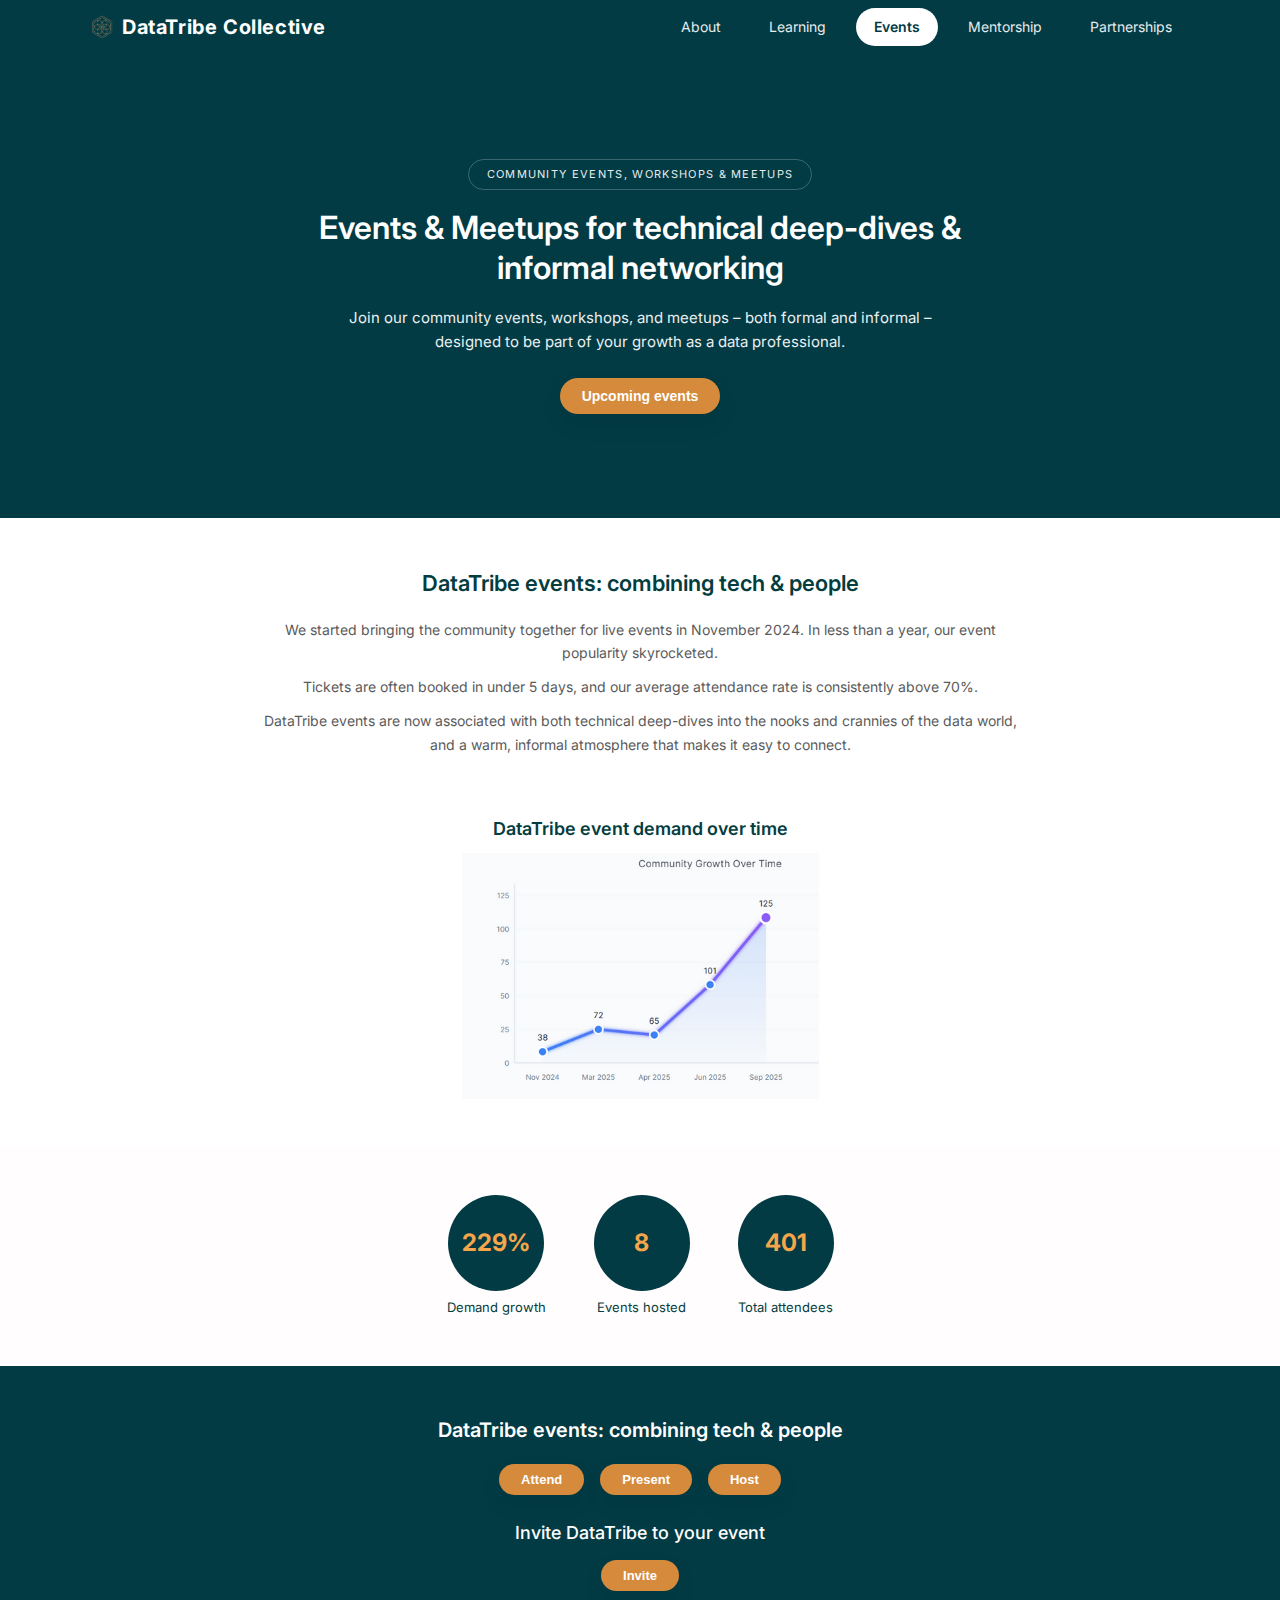
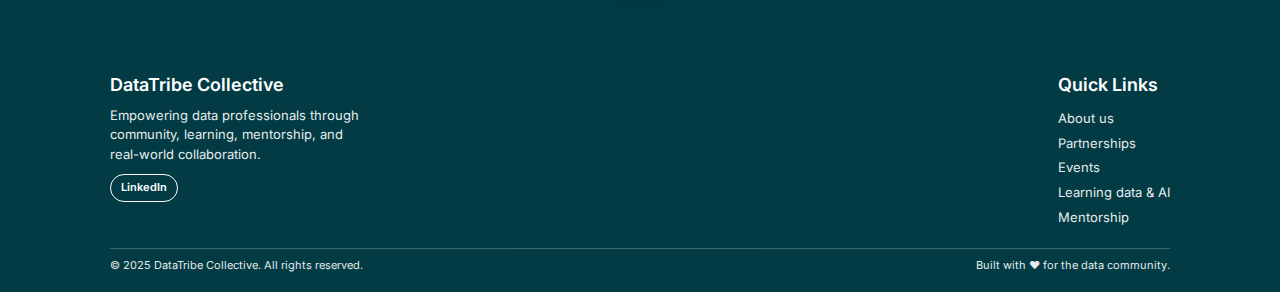
<file: official_website/events.html>
<!DOCTYPE html>
<html lang="en">
<head>
    <meta charset="UTF-8">
    <title>DataTribe Collective – Events</title>
    <meta name="viewport" content="width=device-width, initial-scale=1.0">

    <!-- Inter font -->
    <link rel="preconnect" href="https://fonts.gstatic.com" crossorigin>
    <link rel="preconnect" href="https://fonts.googleapis.com">
    <link href="https://fonts.googleapis.com/css2?family=Inter:wght@300;400;500;600;700&display=swap" rel="stylesheet">

    <!-- Shared styles -->
    <link rel="stylesheet" href="styles.css">
</head>
<body>

    <!-- HEADER / NAV
         Shared navigation, "Events" active on this page.
    -->
    <header>
        <div class="container nav">
            <a href="index.html#about" class="logo">
                <img src="logo2.png" alt="DataTribe Collective logo"> DataTribe Collective 
            </a>

            <nav class="nav-links">
                <a href="index.html#about" class="nav-link">About</a>
                <a href="learning.html" class="nav-link">Learning</a>
                <a href="events.html" class="nav-link active">Events</a>
                <a href="mentorship.html" class="nav-link">Mentorship</a>
                <a href="partnerships.html" class="nav-link">Partnerships</a>
            </nav>
        </div>
    </header>

    <!-- HERO
         Events & meetups hero with CTA.
    -->
    <section class="hero events-hero">
        <div class="container">
            <div class="hero-inner">
                <div class="hero-badge">
                    Community events, workshops &amp; meetups
                </div>

                <h1 class="hero-title">
                    Events &amp; Meetups for technical deep-dives &amp; informal networking
                </h1>

                <p class="hero-text">
                    Join our community events, workshops, and meetups – both formal and informal –
                    designed to be part of your growth as a data professional.
                </p>

                <a href="#events-cta">
                    <button class="hero-button">Upcoming events</button>
                </a>
            </div>
        </div>
    </section>

    <!-- INTRO TEXT
         Story & positioning of DataTribe events.
    -->
    <section class="events-intro">
        <div class="container">
            <h2 class="events-intro-title">DataTribe events: combining tech &amp; people</h2>

            <div class="events-intro-text">
                <p>
                    We started bringing the community together for live events in November 2024.
                    In less than a year, our event popularity skyrocketed.
                </p>
                <p>
                    Tickets are often booked in under 5 days, and our average attendance rate
                    is consistently above 70%.
                </p>
                <p>
                    DataTribe events are now associated with both technical deep-dives into the
                    nooks and crannies of the data world, and a warm, informal atmosphere
                    that makes it easy to connect.
                </p>
            </div>
        </div>
    </section>

    <!-- EVENT DEMAND PLACEHOLDER
         Placeholder for your event-demand chart image.
         Replace the inner text with an <img> when ready.
    -->
    <section class="events-chart-section">
        <div class="container">
            <h3 class="events-chart-title">DataTribe event demand over time</h3>

            <div class="events-chart-placeholder">
                    <img src="growth.png" alt="DataTribe event demand over time">
            </div>
        </div>
    </section>

    <!-- STATS
         Three circular stats: demand growth, events hosted, attendees.
    -->
    <section class="events-stats">
        <div class="container">
            <div class="events-stats-grid">
                <div class="events-stat">
                    <div class="events-stat-value">229%</div>
                    <div class="events-stat-label">Demand growth</div>
                </div>
                <div class="events-stat">
                    <div class="events-stat-value">8</div>
                    <div class="events-stat-label">Events hosted</div>
                </div>
                <div class="events-stat">
                    <div class="events-stat-value">401</div>
                    <div class="events-stat-label">Total attendees</div>
                </div>
            </div>
        </div>
    </section>

    <!-- CTA BLOCKS
         Options: Attend, Present, Host + Invite DataTribe call-to-action.
    -->
    <section class="events-cta" id="events-cta">
        <div class="container">
            <h2 class="events-cta-title">DataTribe events: combining tech &amp; people</h2>

            <div class="events-cta-buttons-top">
                <button class="events-cta-btn">Attend</button>
                <button class="events-cta-btn">Present</button>
                <button class="events-cta-btn">Host</button>
            </div>

            <h3 class="events-invite-title">Invite DataTribe to your event</h3>

            <div class="events-cta-buttons-bottom">
                <button class="events-cta-btn">Invite</button>
            </div>
        </div>
    </section>

    <!-- FOOTER -->
    <footer class="footer">
        <div class="container">
            <div class="footer-inner">
                <div>
                    <div class="footer-brand-title">DataTribe Collective</div>
                    <div class="footer-brand-text">
                        Empowering data professionals through community, learning,
                        mentorship, and real-world collaboration.
                    </div>
                    <div class="footer-social">
                        <a href="https://www.linkedin.com" target="_blank" rel="noopener">
                            LinkedIn
                        </a>
                    </div>
                </div>

                <div>
                    <div class="footer-links-title">Quick Links</div>
                    <ul class="footer-links-list">
                        <li><a href="index.html#about">About us</a></li>
                        <li><a href="partnerships.html">Partnerships</a></li>
                        <li><a href="events.html">Events</a></li>
                        <li><a href="learning.html">Learning data &amp; AI</a></li>
                        <li><a href="mentorship.html">Mentorship</a></li>
                    </ul>
                </div>
            </div>

            <div class="footer-bottom">
                <div>© 2025 DataTribe Collective. All rights reserved.</div>
                <div>Built with ♥ for the data community.</div>
            </div>
        </div>
    </footer>

        <!--
    ========================
    UPCOMING EVENTS (TEMPLATE)
    To add events to the page:

    1. Remove this comment wrapper.
    2. Duplicate <div class="event-card">...</div> for each event.
    ========================

    <section class="events-upcoming">
        <div class="container">
            <h2 class="events-section-title">Upcoming events</h2>

            <div class="event-card">
                <div class="event-date">September 9, 2025</div>

                <h3 class="event-title">
                    DataTribe Meetup #5 – Data Engineering and AI @ Wärtsilä
                </h3>

                <p class="event-description">
                    Patterns, Data Platforms &amp; Practical AI. Technical deep-dives
                    with speakers from partner organizations and the DataTribe community.
                </p>

                <p class="event-program">
                    <strong>Program:</strong>
                    Short intro · Keynote · Panel / lightning talks · Networking.
                </p>

                <a href="https://www.meetup.com/your-meetup-link"
                   target="_blank" rel="noopener"
                   class="event-btn">
                    RSVP on Meetup
                </a>
            </div>
        </div>
    </section>
    -->


    <!-- Shared script -->
    <script src="script.js"></script>
</body>
</html>
</file>
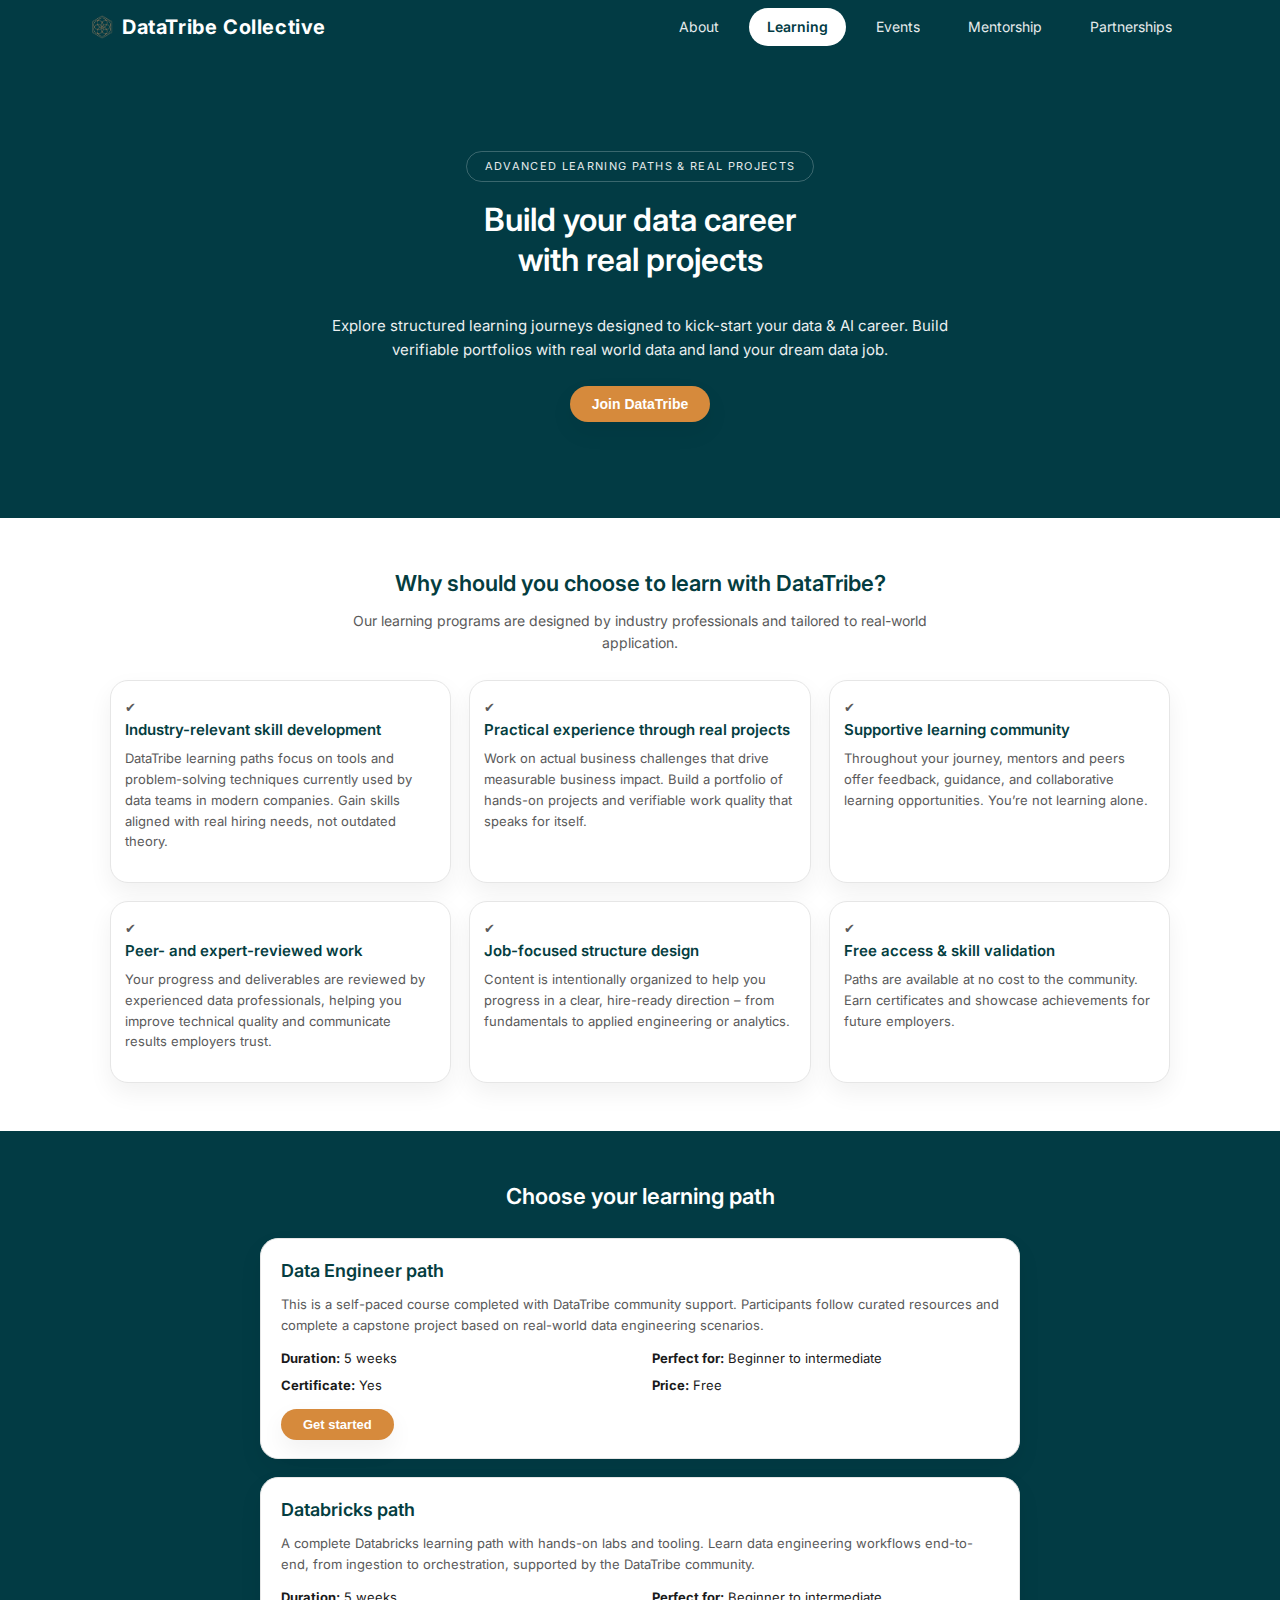
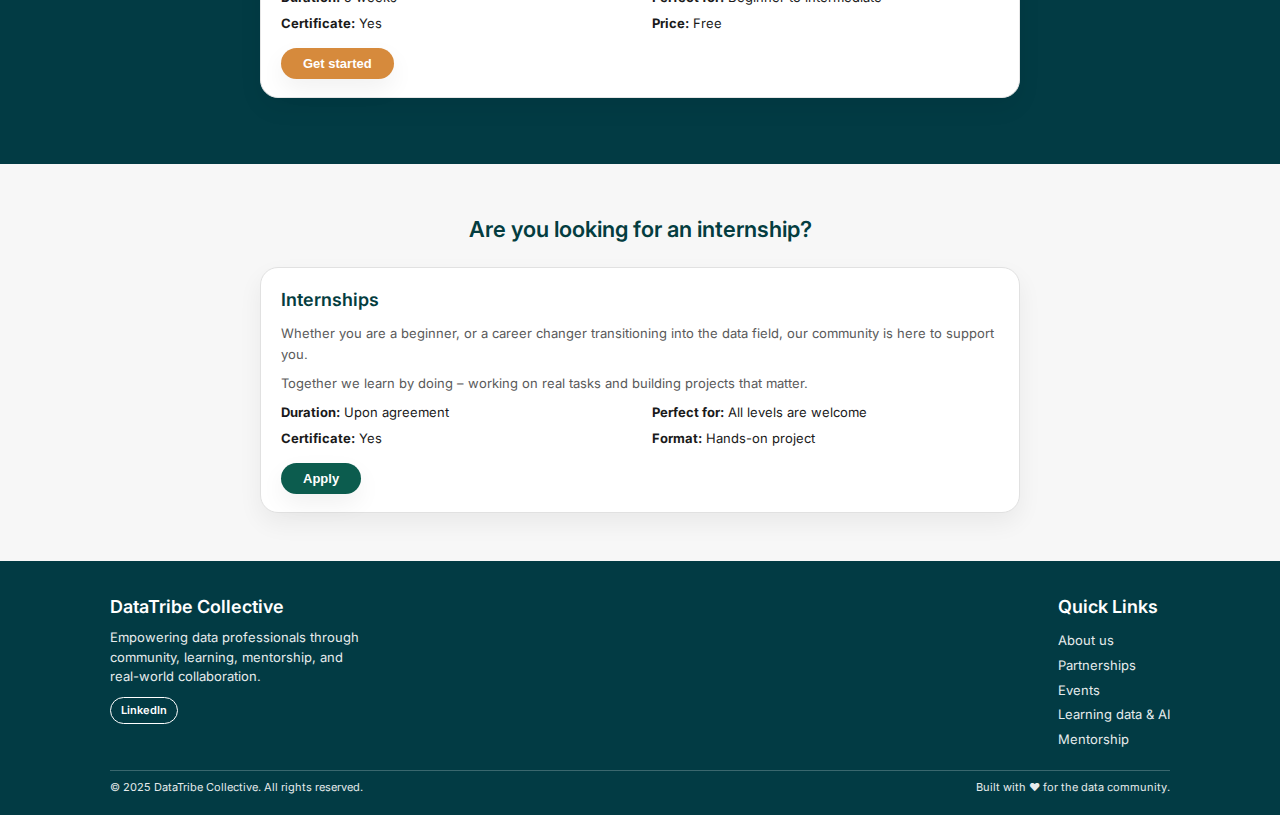
<file: official_website/learning.html>
<!DOCTYPE html>
<html lang="en">
<head>
    <meta charset="UTF-8">
    <title>DataTribe Collective – Learning</title>
    <meta name="viewport" content="width=device-width, initial-scale=1.0">

    <!-- Inter font -->
    <link rel="preconnect" href="https://fonts.gstatic.com" crossorigin>
    <link rel="preconnect" href="https://fonts.googleapis.com">
    <link href="https://fonts.googleapis.com/css2?family=Inter:wght@300;400;500;600;700&display=swap" rel="stylesheet">

    <!-- Shared styles -->
    <link rel="stylesheet" href="styles.css">
</head>
<body>

    <!-- HEADER / NAV
         Shared navigation, "Learning" active on this page.
    -->
    <header>
        <div class="container nav">
            <a href="index.html#about" class="logo">
                <img src="logo2.png" alt="DataTribe Collective logo"> DataTribe Collective
            </a>

            <nav class="nav-links">
                <a href="index.html#about" class="nav-link">About</a>
                <a href="learning.html" class="nav-link active">Learning</a>
                <a href="events.html" class="nav-link">Events</a>
                <a href="mentorship.html" class="nav-link">Mentorship</a>
                <a href="partnerships.html" class="nav-link">Partnerships</a>
            </nav>
        </div>
    </header>

    <!-- HERO
         Build your data career hero with CTA.
    -->
    <section class="hero">
        <div class="container">
            <div class="hero-inner">
                <div  class="hero-badge">
                    Advanced learning paths &amp; real projects
                </div>

                <h1 class="hero-title">
                    Build your data career <br>
                    with real projects
                </h1>

                <p class="hero-text">
                    Explore structured learning journeys designed to kick-start your data &amp; AI career.
                    Build verifiable portfolios with real world data and land your dream data job.
                </p>

                <a href="#">
                    <!-- TODO: replace # with your Join link -->
                    <button class="hero-button">Join DataTribe</button>
                </a>
            </div>
        </div>
    </section>

    <!-- WHY LEARN WITH DATATRIBE
         Intro text + 6 benefit cards in 2 rows.
    -->
    <section class="learning-why">
        <div class="container">
            <h2 class="learning-why-title">Why should you choose to learn with DataTribe?</h2>
            <p class="learning-why-subtitle">
                Our learning programs are designed by industry professionals and
                tailored to real-world application.
            </p>

            <div class="learning-benefits-grid">
                <!-- Row 1 -->
                <div class="learning-benefit-card">
                    <div class="learning-benefit-icon">✔</div>
                    <h3>Industry-relevant skill development</h3>
                    <p>
                        DataTribe learning paths focus on tools and problem-solving techniques
                        currently used by data teams in modern companies. Gain skills aligned
                        with real hiring needs, not outdated theory.
                    </p>
                </div>

                <div class="learning-benefit-card">
                    <div class="learning-benefit-icon">✔</div>
                    <h3>Practical experience through real projects</h3>
                    <p>
                        Work on actual business challenges that drive measurable business impact.
                        Build a portfolio of hands-on projects and verifiable work quality that
                        speaks for itself.
                    </p>
                </div>

                <div class="learning-benefit-card">
                    <div class="learning-benefit-icon">✔</div>
                    <h3>Supportive learning community</h3>
                    <p>
                        Throughout your journey, mentors and peers offer feedback, guidance, and
                        collaborative learning opportunities. You’re not learning alone.
                    </p>
                </div>

                <!-- Row 2 -->
                <div class="learning-benefit-card">
                    <div class="learning-benefit-icon">✔</div>
                    <h3>Peer- and expert-reviewed work</h3>
                    <p>
                        Your progress and deliverables are reviewed by experienced data professionals,
                        helping you improve technical quality and communicate results employers trust.
                    </p>
                </div>

                <div class="learning-benefit-card">
                    <div class="learning-benefit-icon">✔</div>
                    <h3>Job-focused structure design</h3>
                    <p>
                        Content is intentionally organized to help you progress in a clear,
                        hire-ready direction – from fundamentals to applied engineering or analytics.
                    </p>
                </div>

                <div class="learning-benefit-card">
                    <div class="learning-benefit-icon">✔</div>
                    <h3>Free access &amp; skill validation</h3>
                    <p>
                        Paths are available at no cost to the community. Earn certificates
                        and showcase achievements for future employers.
                    </p>
                </div>
            </div>
        </div>
    </section>

    <!-- CHOOSE YOUR LEARNING PATH
         Two main cards: Data Engineer path & Databricks path.
    -->
    <section class="learning-paths">
        <div class="container">
            <h2 class="learning-paths-title">Choose your learning path</h2>

            <!-- Data Engineer path -->
            <div class="learning-path-card">
                <h3>Data Engineer path</h3>
                <p class="learning-path-text">
                    This is a self-paced course completed with DataTribe community support.
                    Participants follow curated resources and complete a capstone project
                    based on real-world data engineering scenarios.
                </p>

                <div class="learning-path-meta">
                    <div>
                        <strong>Duration:</strong> 5 weeks
                    </div>
                    <div>
                        <strong>Perfect for:</strong> Beginner to intermediate
                    </div>
                    <div>
                        <strong>Certificate:</strong> Yes
                    </div>
                    <div>
                        <strong>Price:</strong> Free
                    </div>
                </div>

                <a href="#">
                    <!-- TODO: replace # with Data Engineer path details / signup link -->
                    <button class="learning-path-btn">Get started</button>
                </a>
            </div>

            <!-- Databricks path -->
            <div class="learning-path-card">
                <h3>Databricks path</h3>
                <p class="learning-path-text">
                    A complete Databricks learning path with hands-on labs and tooling.
                    Learn data engineering workflows end-to-end, from ingestion to orchestration,
                    supported by the DataTribe community.
                </p>

                <div class="learning-path-meta">
                    <div>
                        <strong>Duration:</strong> 5 weeks
                    </div>
                    <div>
                        <strong>Perfect for:</strong> Beginner to intermediate
                    </div>
                    <div>
                        <strong>Certificate:</strong> Yes
                    </div>
                    <div>
                        <strong>Price:</strong> Free
                    </div>
                </div>

                <a href="#">
                    <!-- TODO: replace # with Databricks path details / signup link -->
                    <button class="learning-path-btn">Get started</button>
                </a>
            </div>
        </div>
    </section>

    <!-- INTERNSHIPS
         Single card for internship opportunity.
    -->
    <section class="learning-internships">
        <div class="container">
            <h2 class="learning-internships-title">Are you looking for an internship?</h2>

            <div class="learning-internship-card">
                <h3>Internships</h3>

                <p class="learning-internship-text">
                    Whether you are a beginner, or a career changer transitioning into the data field,
                    our community is here to support you.
                </p>
                <p class="learning-internship-text">
                    Together we learn by doing – working on real tasks and building projects that matter.
                </p>

                <div class="learning-internship-meta">
                    <div>
                        <strong>Duration:</strong> Upon agreement
                    </div>
                    <div>
                        <strong>Perfect for:</strong> All levels are welcome
                    </div>
                    <div>
                        <strong>Certificate:</strong> Yes
                    </div>
                    <div>
                        <strong>Format:</strong> Hands-on project
                    </div>
                </div>

                <a href="#">
                    <!-- TODO: replace # with internship application link -->
                    <button class="learning-internship-btn">Apply</button>
                </a>
            </div>
        </div>
    </section>

    <!-- FOOTER -->
    <footer class="footer">
        <div class="container">
            <div class="footer-inner">
                <div>
                    <div class="footer-brand-title">DataTribe Collective</div>
                    <div class="footer-brand-text">
                        Empowering data professionals through community, learning,
                        mentorship, and real-world collaboration.
                    </div>
                    <div class="footer-social">
                        <a href="https://www.linkedin.com" target="_blank" rel="noopener">
                            LinkedIn
                        </a>
                    </div>
                </div>

                <div>
                    <div class="footer-links-title">Quick Links</div>
                    <ul class="footer-links-list">
                        <li><a href="index.html#about">About us</a></li>
                        <li><a href="partnerships.html">Partnerships</a></li>
                        <li><a href="events.html">Events</a></li>
                        <li><a href="learning.html">Learning data &amp; AI</a></li>
                        <li><a href="mentorship.html">Mentorship</a></li>
                    </ul>
                </div>
            </div>

            <div class="footer-bottom">
                <div>© 2025 DataTribe Collective. All rights reserved.</div>
                <div>Built with ♥ for the data community.</div>
            </div>
        </div>
    </footer>

    <script src="script.js"></script>
</body>
</html>
</file>
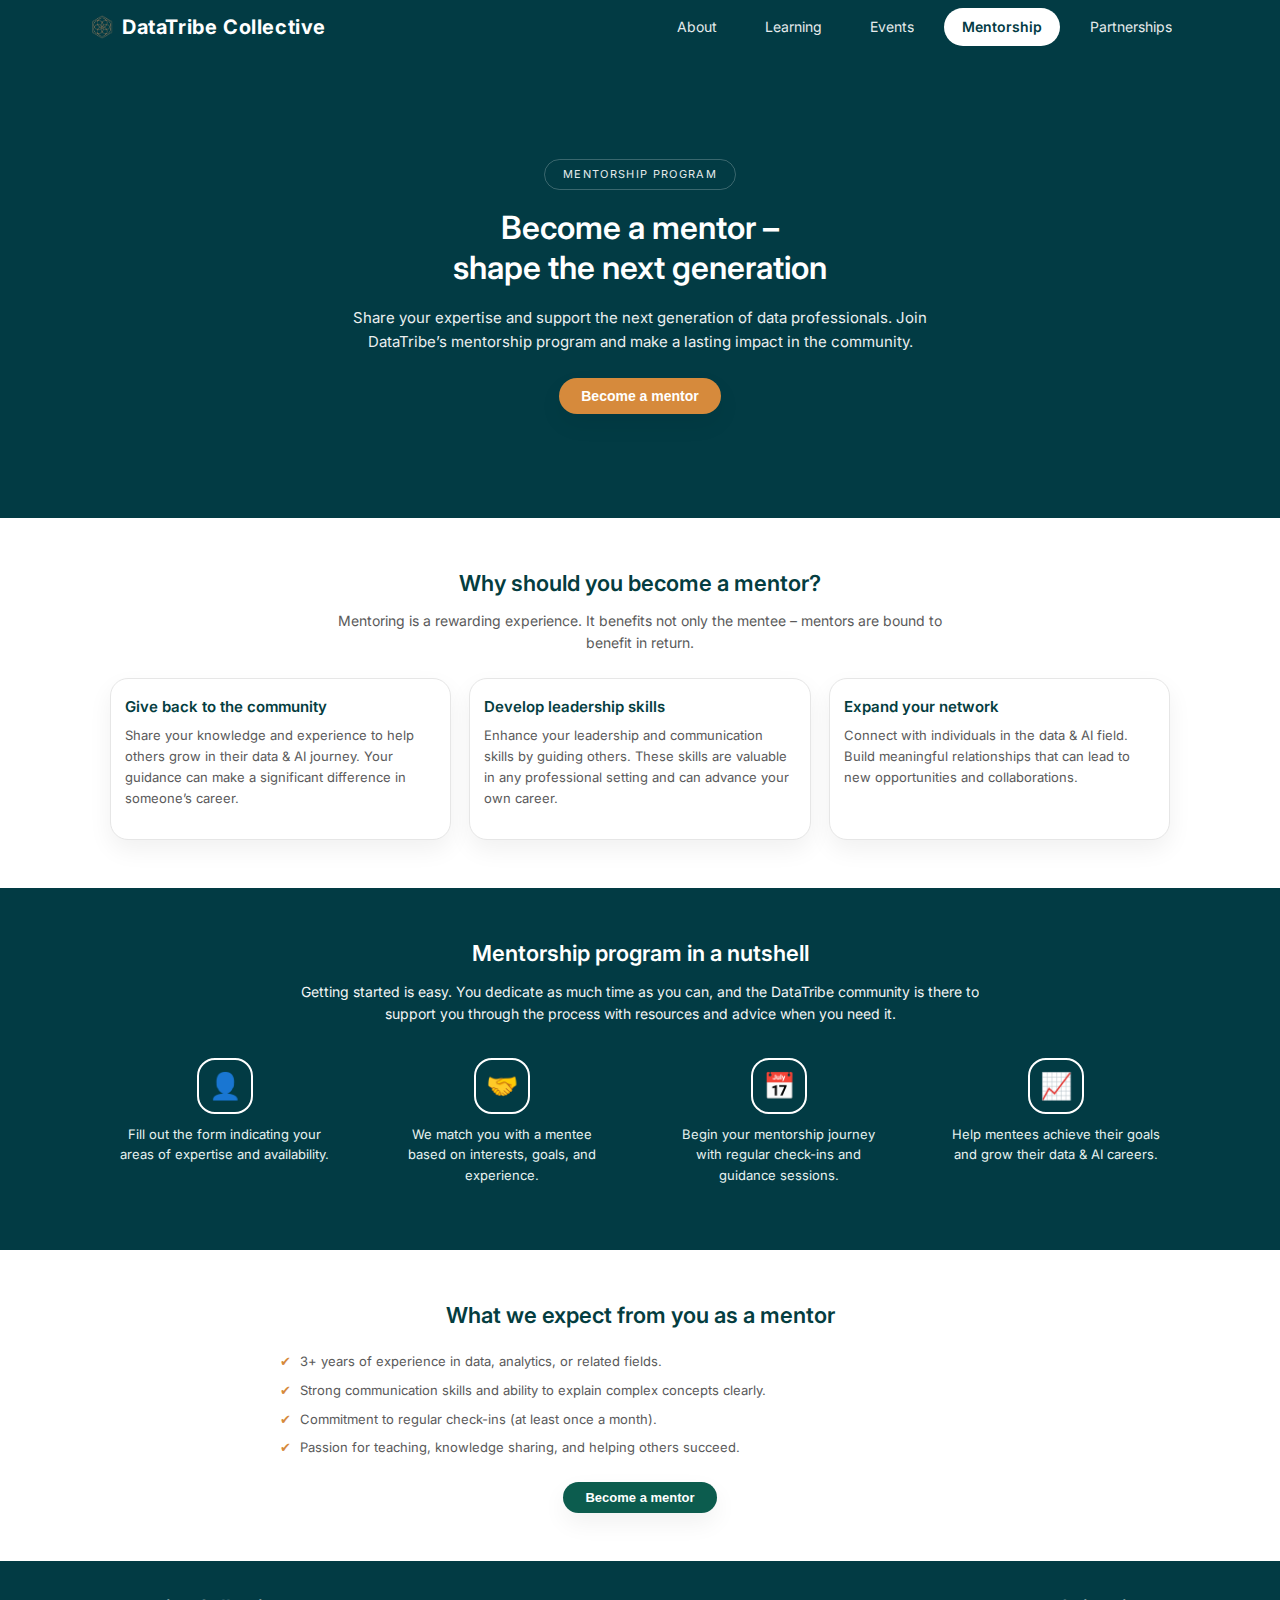
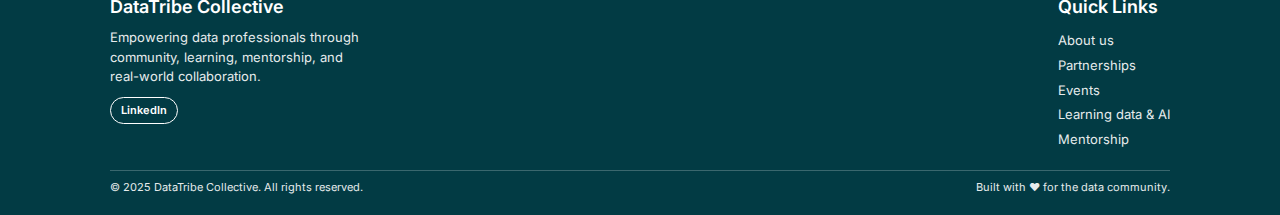
<file: official_website/mentorship.html>
<!DOCTYPE html>
<html lang="en">
<head>
    <meta charset="UTF-8">
    <title>DataTribe Collective – Mentorship</title>
    <meta name="viewport" content="width=device-width, initial-scale=1.0">

    <!-- Inter font -->
    <link rel="preconnect" href="https://fonts.gstatic.com" crossorigin>
    <link rel="preconnect" href="https://fonts.googleapis.com">
    <link href="https://fonts.googleapis.com/css2?family=Inter:wght@300;400;500;600;700&display=swap" rel="stylesheet">

    <!-- Shared styles -->
    <link rel="stylesheet" href="styles.css">
</head>
<body>

    <!-- HEADER / NAV
         "Mentorship" active on this page.
    -->
    <header>
        <div class="container nav">
            <a href="index.html#about" class="logo">
                <img src="logo2.png" alt="DataTribe Collective logo"> DataTribe Collective 
            </a>

            <nav class="nav-links">
                <a href="index.html#about" class="nav-link">About</a>
                <a href="learning.html" class="nav-link">Learning</a>
                <a href="events.html" class="nav-link">Events</a>
                <a href="mentorship.html" class="nav-link active">Mentorship</a>
                <a href="partnerships.html" class="nav-link">Partnerships</a>
            </nav>
        </div>
    </header>

    <!-- HERO
         Become a mentor hero with CTA.
    -->
    <section class="hero mentorship-hero">
        <div class="container">
            <div class="hero-inner">
                <div class="hero-badge">
                    Mentorship program
                </div>

                <h1 class="hero-title">
                    Become a mentor –<br>shape the next generation
                </h1>

                <p class="hero-text">
                    Share your expertise and support the next generation of data professionals.
                    Join DataTribe’s mentorship program and make a lasting impact in the community.
                </p>

                <a href="#">
                    <!-- TODO: replace # with your mentor application / form link -->
                    <button class="hero-button">Become a mentor</button>
                </a>
            </div>
        </div>
    </section>

    <!-- WHY BECOME A MENTOR
         Title + subtitle + 3 benefit cards.
    -->
    <section class="mentor-why">
        <div class="container">
            <h2 class="mentor-why-title">Why should you become a mentor?</h2>
            <p class="mentor-why-subtitle">
                Mentoring is a rewarding experience. It benefits not only the mentee –
                mentors are bound to benefit in return.
            </p>

            <div class="mentor-benefits-grid">
                <div class="mentor-benefit-card">
                    <h3>Give back to the community</h3>
                    <p>
                        Share your knowledge and experience to help others grow in their
                        data &amp; AI journey. Your guidance can make a significant
                        difference in someone’s career.
                    </p>
                </div>

                <div class="mentor-benefit-card">
                    <h3>Develop leadership skills</h3>
                    <p>
                        Enhance your leadership and communication skills by guiding others.
                        These skills are valuable in any professional setting and can
                        advance your own career.
                    </p>
                </div>

                <div class="mentor-benefit-card">
                    <h3>Expand your network</h3>
                    <p>
                        Connect with individuals in the data &amp; AI field. Build meaningful
                        relationships that can lead to new opportunities and collaborations.
                    </p>
                </div>
            </div>
        </div>
    </section>

    <!-- MENTORSHIP PROGRAM IN A NUTSHELL
         Dark block with 4-step icons (text placeholders).
    -->
    <section class="mentor-program">
        <div class="container">
            <h2 class="mentor-program-title">Mentorship program in a nutshell</h2>

            <p class="mentor-program-text">
                Getting started is easy. You dedicate as much time as you can, and the DataTribe
                community is there to support you through the process with resources and advice
                when you need it.
            </p>

            <div class="mentor-steps-grid">
                <div class="mentor-step">
                    <div class="mentor-step-icon">👤</div>
                    <p>Fill out the form indicating your areas of expertise and availability.</p>
                </div>
                <div class="mentor-step">
                    <div class="mentor-step-icon">🤝</div>
                    <p>We match you with a mentee based on interests, goals, and experience.</p>
                </div>
                <div class="mentor-step">
                    <div class="mentor-step-icon">📅</div>
                    <p>Begin your mentorship journey with regular check-ins and guidance sessions.</p>
                </div>
                <div class="mentor-step">
                    <div class="mentor-step-icon">📈</div>
                    <p>Help mentees achieve their goals and grow their data &amp; AI careers.</p>
                </div>
            </div>
        </div>
    </section>

    <!-- EXPECTATIONS
         Checklist of requirements + CTA.
    -->
    <section class="mentor-expectations">
        <div class="container">
            <h2 class="mentor-expectations-title">
                What we expect from you as a mentor
            </h2>

            <ul class="mentor-expectations-list">
                <li>3+ years of experience in data, analytics, or related fields.</li>
                <li>Strong communication skills and ability to explain complex concepts clearly.</li>
                <li>Commitment to regular check-ins (at least once a month).</li>
                <li>Passion for teaching, knowledge sharing, and helping others succeed.</li>
            </ul>

            <a href="#">
                <!-- TODO: replace # with your mentor application / form link -->
                <button class="mentor-cta-btn">Become a mentor</button>
            </a>
        </div>
    </section>

    <!-- FOOTER -->
    <footer class="footer">
        <div class="container">
            <div class="footer-inner">
                <div>
                    <div class="footer-brand-title">DataTribe Collective</div>
                    <div class="footer-brand-text">
                        Empowering data professionals through community, learning,
                        mentorship, and real-world collaboration.
                    </div>
                    <div class="footer-social">
                        <a href="https://www.linkedin.com" target="_blank" rel="noopener">
                            LinkedIn
                        </a>
                    </div>
                </div>

                <div>
                    <div class="footer-links-title">Quick Links</div>
                    <ul class="footer-links-list">
                        <li><a href="index.html#about">About us</a></li>
                        <li><a href="partnerships.html">Partnerships</a></li>
                        <li><a href="events.html">Events</a></li>
                        <li><a href="learning.html">Learning data &amp; AI</a></li>
                        <li><a href="mentorship.html">Mentorship</a></li>
                    </ul>
                </div>
            </div>

            <div class="footer-bottom">
                <div>© 2025 DataTribe Collective. All rights reserved.</div>
                <div>Built with ♥ for the data community.</div>
            </div>
        </div>
    </footer>

    <script src="script.js"></script>
</body>
</html>
</file>
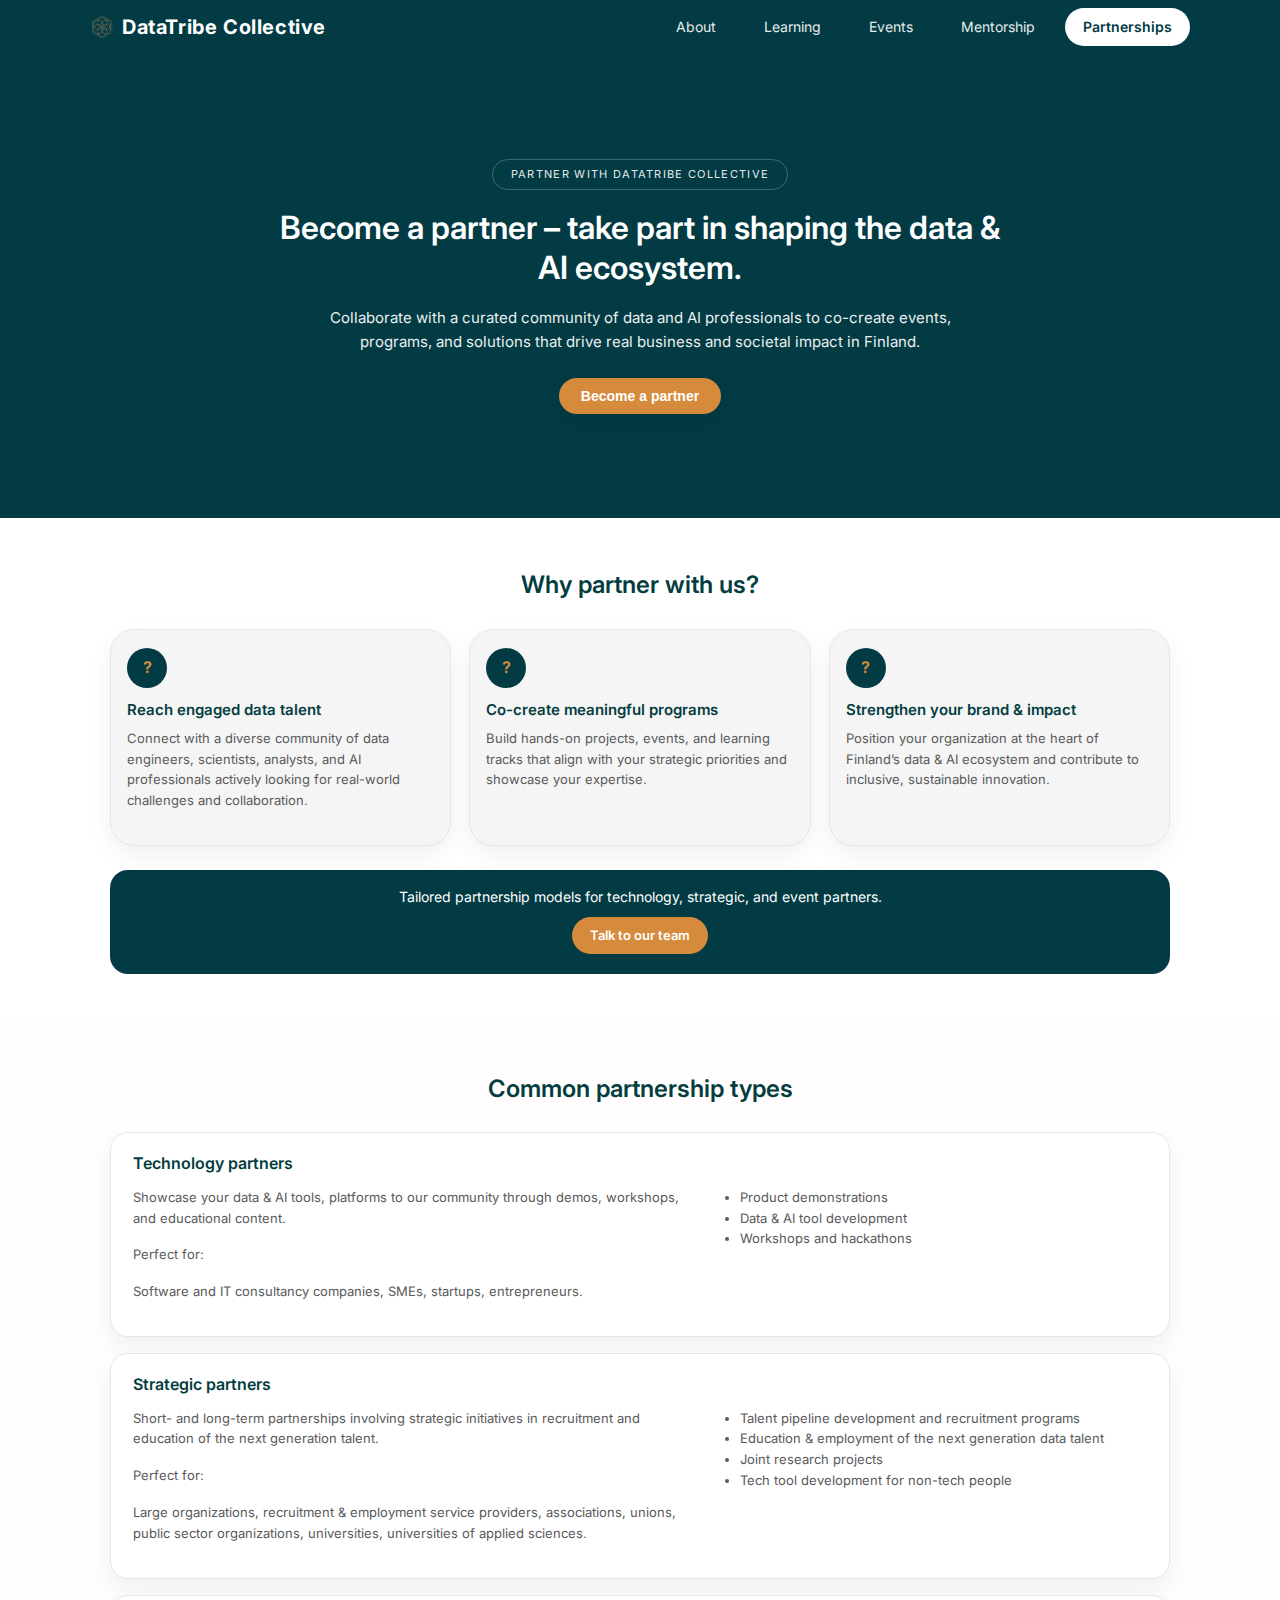
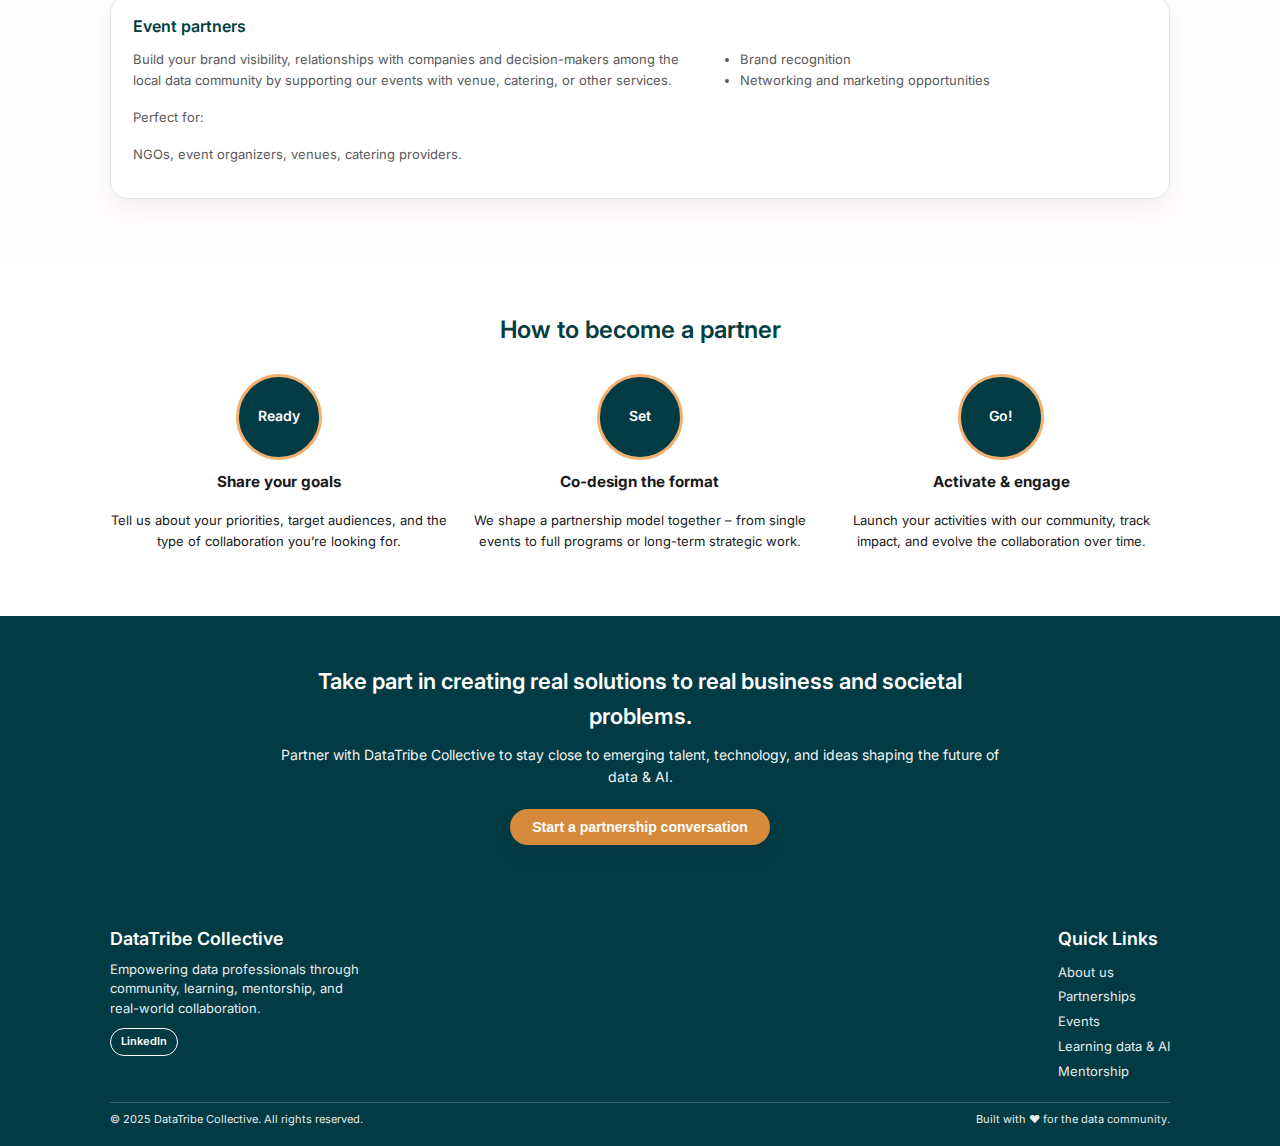
<file: official_website/partnerships.html>
<!DOCTYPE html>
<html lang="en">
<head>
    <meta charset="UTF-8">
    <title>DataTribe Collective – Partnerships</title>
    <meta name="viewport" content="width=device-width, initial-scale=1.0">

    <!-- Inter font -->
    <link rel="preconnect" href="https://fonts.gstatic.com" crossorigin>
    <link rel="preconnect" href="https://fonts.googleapis.com">
    <link href="https://fonts.googleapis.com/css2?family=Inter:wght@300;400;500;600;700&display=swap" rel="stylesheet">

    <!-- Shared styles -->
    <link rel="stylesheet" href="styles.css">
</head>
<body>

    <!-- HEADER / NAV
         Shared site navigation. "Partnerships" marked active on this page.
    -->
    <header>
        <div class="container nav">
            <!-- Logo links back to main page -->
            <a href="index.html#about" class="logo">
                <img src="logo2.png" alt="DataTribe Collective logo"> DataTribe Collective 
            </a>

            <nav class="nav-links">
                <a href="index.html#about" class="nav-link">About</a>
                <a href="learning.html" class="nav-link">Learning</a>
                <a href="events.html" class="nav-link">Events</a>
                <a href="mentorship.html" class="nav-link">Mentorship</a>
                <a href="partnerships.html" class="nav-link active">Partnerships</a>
            </nav>
        </div>
    </header>

    <!-- HERO
         Partnerships hero with main message + CTA.
    -->
    <section class="hero partnerships-hero">
        <div class="container">
            <div class="hero-inner">
                <div class="hero-badge">
                    Partner with DataTribe Collective
                </div>

                <h1 class="hero-title">
                    Become a partner – take part in shaping the data &amp; AI ecosystem.
                </h1>

                <p class="hero-text">
                    Collaborate with a curated community of data and AI professionals to
                    co-create events, programs, and solutions that drive real business
                    and societal impact in Finland.
                </p>

                <a href="#how-to-partner">
                    <button class="hero-button">Become a partner</button>
                </a>
            </div>
        </div>
    </section>

    <!-- WHY PARTNER WITH US
         Three benefit cards + call-to-action banner.
    -->
    <section class="partners-why">
        <div class="container">
            <h2 class="partners-section-title">Why partner with us?</h2>

            <div class="partners-why-grid">
                <div class="partners-why-card">
                    <div class="partners-why-icon">?</div>
                    <h3>Reach engaged data talent</h3>
                    <p>
                        Connect with a diverse community of data engineers, scientists,
                        analysts, and AI professionals actively looking for real-world
                        challenges and collaboration.
                    </p>
                </div>

                <div class="partners-why-card">
                    <div class="partners-why-icon">?</div>
                    <h3>Co-create meaningful programs</h3>
                    <p>
                        Build hands-on projects, events, and learning tracks that align
                        with your strategic priorities and showcase your expertise.
                    </p>
                </div>

                <div class="partners-why-card">
                    <div class="partners-why-icon">?</div>
                    <h3>Strengthen your brand &amp; impact</h3>
                    <p>
                        Position your organization at the heart of Finland’s data &amp; AI
                        ecosystem and contribute to inclusive, sustainable innovation.
                    </p>
                </div>
            </div>

            <div class="partners-banner">
                <div class="partners-banner-text">
                    Tailored partnership models for technology, strategic, and event partners.
                </div>
                <a href="#how-to-partner" class="partners-banner-btn">Talk to our team</a>
            </div>
        </div>
    </section>

    <!-- COMMON PARTNERSHIP TYPES
         Three stacked cards: technology, strategic, event partners.
    -->
    <section class="partnership-types">
        <div class="container">
            <h2 class="partners-section-title">Common partnership types</h2>

            <!-- Technology partners -->
            <div class="partnership-card">
                <h3>Technology partners</h3>
                <div class="partnership-card-content">
                    <div class="partnership-left">
                        <p>
                            Showcase your data &amp; AI tools, platforms to our community
                            through demos, workshops, and educational content.
                        </p>
                        <p class="perfect-for-label">Perfect for:</p>
                        <p class="perfect-for-text">
                            Software and IT consultancy companies, SMEs, startups, entrepreneurs.
                        </p>
                    </div>
                    <ul class="partnership-right-list">
                        <li>Product demonstrations</li>
                        <li>Data &amp; AI tool development</li>
                        <li>Workshops and hackathons</li>
                    </ul>
                </div>
            </div>

            <!-- Strategic partners -->
            <div class="partnership-card">
                <h3>Strategic partners</h3>
                <div class="partnership-card-content">
                    <div class="partnership-left">
                        <p>
                            Short- and long-term partnerships involving strategic initiatives in
                            recruitment and education of the next generation talent.
                        </p>
                        <p class="perfect-for-label">Perfect for:</p>
                        <p class="perfect-for-text">
                            Large organizations, recruitment &amp; employment service providers,
                            associations, unions, public sector organizations, universities,
                            universities of applied sciences.
                        </p>
                    </div>
                    <ul class="partnership-right-list">
                        <li>Talent pipeline development and recruitment programs</li>
                        <li>Education &amp; employment of the next generation data talent</li>
                        <li>Joint research projects</li>
                        <li>Tech tool development for non-tech people</li>
                    </ul>
                </div>
            </div>

            <!-- Event partners -->
            <div class="partnership-card">
                <h3>Event partners</h3>
                <div class="partnership-card-content">
                    <div class="partnership-left">
                        <p>
                            Build your brand visibility, relationships with companies and
                            decision-makers among the local data community by supporting our
                            events with venue, catering, or other services.
                        </p>
                        <p class="perfect-for-label">Perfect for:</p>
                        <p class="perfect-for-text">
                            NGOs, event organizers, venues, catering providers.
                        </p>
                    </div>
                    <ul class="partnership-right-list">
                        <li>Brand recognition</li>
                        <li>Networking and marketing opportunities</li>
                    </ul>
                </div>
            </div>
        </div>
    </section>
    <!-- HOW TO BECOME A PARTNER
         Three-step visual flow with round placeholders.
    -->
    <section class="partner-steps-section" id="how-to-partner">
        <div class="container">
            <h2 class="partners-section-title">How to become a partner</h2>

            <div class="partner-steps-grid">
                <!-- STEP 1 -->
                <div class="partner-step">
                    <div class="partner-step-icon">
                        <!-- Later: replace span with <img src="..." alt=""> to keep circular image -->
                        <span>Ready</span>
                    </div>
                    <h3>Share your goals</h3>
                    <p>
                        Tell us about your priorities, target audiences,
                        and the type of collaboration you’re looking for.
                    </p>
                </div>

                <!-- STEP 2 -->
                <div class="partner-step">
                    <div class="partner-step-icon">
                        <span>Set</span>
                    </div>
                    <h3>Co-design the format</h3>
                    <p>
                        We shape a partnership model together – from single events
                        to full programs or long-term strategic work.
                    </p>
                </div>

                <!-- STEP 3 -->
                <div class="partner-step">
                    <div class="partner-step-icon">
                        <span>Go!</span>
                    </div>
                    <h3>Activate &amp; engage</h3>
                    <p>
                        Launch your activities with our community, track impact,
                        and evolve the collaboration over time.
                    </p>
                </div>
            </div>
        </div>
    </section>

    <!-- FINAL CTA
         Strong closing block with button linking to contact/booking.
    -->
    <section class="partners-final-cta">
        <div class="container">
            <div class="partners-final-inner">
                <h2>
                    Take part in creating real solutions to real business
                    and societal problems.
                </h2>
                <p>
                    Partner with DataTribe Collective to stay close to emerging talent,
                    technology, and ideas shaping the future of data &amp; AI.
                </p>
                <a href="#how-to-partner">
                    <button class="hero-button">Start a partnership conversation</button>
                </a>
            </div>
        </div>
    </section>

    <!-- FOOTER
         Shared site footer.
    -->
    <footer class="footer">
        <div class="container">
            <div class="footer-inner">
                <div>
                    <div class="footer-brand-title">DataTribe Collective</div>
                    <div class="footer-brand-text">
                        Empowering data professionals through community, learning,
                        mentorship, and real-world collaboration.
                    </div>
                    <div class="footer-social">
                        <a href="https://www.linkedin.com" target="_blank" rel="noopener">
                            LinkedIn
                        </a>
                    </div>
                </div>

                <div>
                    <div class="footer-links-title">Quick Links</div>
                    <ul class="footer-links-list">
                        <li><a href="index.html#about">About us</a></li>
                        <li><a href="partnerships.html">Partnerships</a></li>
                        <li><a href="events.html">Events</a></li>
                        <li><a href="learning.html">Learning data &amp; AI</a></li>
                        <li><a href="mentorship.html">Mentorship</a></li>
                    </ul>
                </div>
            </div>

            <div class="footer-bottom">
                <div>© 2025 DataTribe Collective. All rights reserved.</div>
                <div>Built with ♥ for the data community.</div>
            </div>
        </div>
    </footer>

    <!-- Shared scripts (logo slider etc.; safe to include even if unused on this page) -->
    <script src="script.js"></script>
</body>
</html>
</file>
<file: official_website/styles.css>
@import url('https://fonts.googleapis.com/css2?family=Inter:wght@300;400;500;600;700&display=swap');

/* =============== */
/* GLOBAL THEME    */
/* =============== */

:root {
    --bg-hero: #023B44;
    --bg-page: #fffcfc54;
    --accent: #D68A3C;
    --accent-hover: #E19745;
    --text-dark: #1A1A1A;
    --text-light: #FFFFFF;
    --text-muted: #5A5A5A;

    --radius-pill: 999px;
    --radius-card: 24px;
    --shadow-soft: 0 10px 25px rgba(0, 0, 0, 0.06);

    --font-main: "Inter", sans-serif;

    --space-section: 48px;       /* default vertical spacing */
    --space-section-large: 72px; /* hero + special sections */
}

/* =============== */
/* RESETS & BASE   */
/* =============== */

*,
*::before,
*::after {
    box-sizing: border-box;
}

html,
body {
    margin: 0;
    padding: 0;
}

body {
    font-family: var(--font-main);
    background: var(--bg-page);
    color: var(--text-dark);
    line-height: 1.6;
}

img {
    max-width: 100%;
    height: auto;
    display: block;
}

a {
    text-decoration: none;
    color: inherit;
}

section {
    margin: 0;
    padding: var(--space-section) 0;
}

.container {
    max-width: 1100px;
    margin: 0 auto;
    padding: 0 20px;
}

/* Headings & paragraphs inside sections */

h1, h2, h3, h4, h5, h6 {
    margin: 0 0 16px;
}

p {
    margin: 0 0 16px;
}

section > *:last-child {
    margin-bottom: 0;
}

/* ================= */
/* HEADER / NAV      */
/* ================= */

header {
    position: sticky;
    top: 0;
    z-index: 10;
    background: var(--bg-hero);
}

.nav {
    display: flex;
    align-items: center;
    justify-content: space-between;
    padding: 8px 0;
    color: var(--text-light);
}

.logo {
    display: inline-flex;
    align-items: center;
    gap: 8px;
    font-weight: 700;
    font-size: 20px;
    letter-spacing: 0.03em;
    color: var(--text-light);
}

.logo img {
    height: 24px;
    width: auto;
}

.nav-links {
    display: flex;
    gap: 12px;
    font-size: 14px;
}

.nav-link {
    padding: 8px 18px;
    border-radius: var(--radius-pill);
    opacity: 0.9;
    color: var(--text-light);
    transition: background 0.2s ease, color 0.2s ease, opacity 0.2s ease;
}

.nav-link.active {
    background: #FFFFFF;
    color: var(--bg-hero);
    font-weight: 600;
    opacity: 1;
}

.nav-link:hover {
    background: rgba(255, 255, 255, 0.16);
    opacity: 1;
}

/* mobile: simple fallback */
@media (max-width: 800px) {
    .nav-links {
        display: none;
    }
}

/* =============== */
/* GLOBAL HERO     */
/* =============== */

.hero {
    background: var(--bg-hero);
    color: var(--text-light);
    padding: var(--space-section-large) 0;
}

.hero > .container {
    display: flex;
    align-items: center;
    justify-content: center;
    min-height: 320px; /* consistent hero band height */
}

.hero-inner {
    max-width: 760px;
    width: 100%;
    display: flex;
    flex-direction: column;
    align-items: center;
    gap: 18px;
    text-align: center;
}

.hero-badge {
    padding: 6px 18px;
    border-radius: var(--radius-pill);
    border: 1px solid rgba(255, 255, 255, 0.25);
    font-size: 11px;
    text-transform: uppercase;
    letter-spacing: 0.12em;
    opacity: 0.9;
}

.hero-title {
    font-size: 32px;
    font-weight: 600;
    line-height: 1.25;
}

.hero-text {
    font-size: 15px;
    max-width: 640px;
    opacity: 0.92;
    margin: 0 auto;
}

.hero-button {
    margin-top: 6px;
    padding: 10px 22px;
    background: var(--accent);
    color: #fff;
    border-radius: var(--radius-pill);
    font-size: 14px;
    font-weight: 600;
    border: none;
    cursor: pointer;
    box-shadow: var(--shadow-soft);
    transition: background 0.2s ease, transform 0.15s ease;
}

.hero-button:hover {
    background: var(--accent-hover);
    transform: translateY(-1px);
}

@media (max-width: 768px) {
    .hero {
        padding: 56px 0;
    }

    .hero > .container {
        min-height: 260px;
    }

    .hero-title {
        font-size: 26px;
    }
}

/* Page-specific hero tweaks (all share same shell) */

.partnerships-hero .hero-title,
.events-hero .hero-title,
.learning-hero .hero-title,
.mentorship-hero .hero-title {
    max-width: 720px;
    margin: 0 auto;
}

.partnerships-hero .hero-text,
.events-hero .hero-text,
.learning-hero .hero-text,
.mentorship-hero .hero-text {
    max-width: 640px;
    margin: 0 auto;
}

/* ===================== */
/* SOCIAL MEDIA BAR      */
/* ===================== */

.social-media-bar {
    padding: var(--space-section) 0;
}

.social-media-inner img {
    display: block;
    max-width: 1000px;
    margin: 0 auto;
}

/* ===================== */
/* WHY JOIN SECTION      */
/* ===================== */

.why-join {
    background: var(--bg-page);
}

.why-join-header {
    text-align: center;
    max-width: 640px;
    margin: 0 auto 32px;
}

.why-join-header h2 {
    font-size: 24px;
    font-weight: 600;
    margin-bottom: 8px;
    color: #043D40;
}

.why-join-header p {
    font-size: 14px;
    color: #5A5A5A;
    margin: 0;
}

.why-join-grid {
    display: grid;
    grid-template-columns: repeat(4, 1fr);
    gap: 40px;
    justify-items: center;
}

.why-join-item {
    display: flex;
    flex-direction: column;
    align-items: center;
    text-align: center;
    gap: 10px;
}

.why-join-icon {
    width: 120px;
    height: 120px;
    display: flex;
    align-items: center;
    justify-content: center;
    background: #f7f7f7;
}

.why-join-icon img {
    max-width: 100%;
    max-height: 100%;
    object-fit: contain;
}

.why-join-label {
    font-size: 13px;
    font-weight: 500;
    color: #043D40;
}

/* ===================== */
/* PARTNERS SECTION      */
/* ===================== */

.partners-section {
    background: var(--bg-hero);
    color: #FFFFFF;
}

.partners-header {
    text-align: center;
    margin-bottom: 24px;
}

.partners-header p {
    font-size: 14px;
    font-weight: 600;
    margin-bottom: 4px;
}

.partners-header h2 {
    font-size: 16px;
    font-weight: 400;
    margin: 0;
}

.partners-slider {
    overflow: hidden;
}

.partners-track {
    display: flex;
    transition: transform 0.6s ease;
}

.partner-logo {
    flex: 0 0 calc(100% / 3);
    display: flex;
    justify-content: center;
    align-items: center;
    padding: 20px 16px;
}

.partner-logo img {
    max-width: 100%;
    max-height: 72px;
    object-fit: contain;
}

/* ===================== */
/* ABOUT SECTION         */
/* ===================== */

.about-section {
    background: #FFFFFF;
}

.about-title {
    text-align: center;
    font-size: 24px;
    font-weight: 600;
    color: #043D40;
    margin-bottom: 32px;
}

.about-item {
    display: flex;
    align-items: flex-start;
    gap: 24px;
    margin-bottom: 28px;
}

.about-icon {
    width: 90px;
    height: 90px;
    border-radius: 50%;
    background: var(--bg-hero);
    display: flex;
    align-items: center;
    justify-content: center;
    flex-shrink: 0;
    color: var(--accent);
    font-size: 40px;
}

.about-content h3 {
    font-size: 18px;
    font-weight: 600;
    margin-bottom: 6px;
    color: #043D40;
}

.about-content p,
.about-content li {
    font-size: 14px;
    color: var(--text-muted);
}

.about-content ul {
    padding-left: 18px;
    margin: 0;
}

/* ===================== */
/* CORE TEAM SECTION     */
/* ===================== */

.core-team-section {
    background: #FFFFFF;
}

.core-team-title {
    text-align: center;
    font-size: 24px;
    font-weight: 600;
    color: #043D40;
    margin-bottom: 24px;
}

.core-card {
    border: 2px solid #F2B071;
    border-radius: 24px;
    padding: 20px 24px;
    background: #FFF9F4;
    box-shadow: var(--shadow-soft);
    margin-bottom: 24px;
}

.core-card.main {
    display: flex;
    gap: 24px;
    align-items: flex-start;
}

.core-photo-circle {
    width: 120px;
    height: 120px;
    border-radius: 50%;
    border: 3px solid #F2B071;
    background: #E7EFF2;
    display: flex;
    align-items: center;
    justify-content: center;
    font-size: 12px;
    color: #5A5A5A;
}

.core-main-name {
    font-size: 22px;
    font-weight: 700;
    color: #E38027;
    margin-bottom: 4px;
}

.core-main-role {
    font-size: 14px;
    font-weight: 600;
    color: #043D40;
    margin-bottom: 6px;
}

.core-main-list {
    font-size: 13px;
    color: var(--text-muted);
    padding-left: 18px;
    margin: 0;
}

.core-card.team-grid {
    text-align: center;
}

.core-team-grid {
    display: grid;
    grid-template-columns: repeat(3, 1fr);
    gap: 18px 32px;
    justify-items: center;
}

.core-mini-photo {
    width: 86px;
    height: 86px;
    border-radius: 50%;
    border: 3px solid #F2B071;
    background: #E7EFF2;
    display: flex;
    align-items: center;
    justify-content: center;
    font-size: 13px;
    color: #5A5A5A;
    margin: 0 auto 6px;
}

.core-member-name {
    font-size: 15px;
    font-weight: 700;
    color: #E38027;
}

.core-member-role {
    font-size: 13px;
    color: #043D40;
}

/* ===================== */
/* FOOTER                */
/* ===================== */

.footer {
    background: var(--bg-hero);
    color: #FFFFFF;
    padding: 32px 0 18px;
    font-size: 13px;
}

.footer-inner {
    display: flex;
    justify-content: space-between;
    align-items: flex-start;
    gap: 40px;
    flex-wrap: wrap;
}

.footer-brand-title {
    font-size: 18px;
    font-weight: 600;
    margin-bottom: 6px;
}

.footer-brand-text {
    max-width: 260px;
    line-height: 1.5;
    opacity: 0.9;
    margin-bottom: 10px;
}

.footer-social {
    display: flex;
    align-items: center;
    gap: 8px;
}

.footer-social a {
    font-weight: 600;
    padding: 4px 10px;
    border-radius: 999px;
    border: 1px solid #FFFFFF;
    font-size: 11px;
}

.footer-links-title {
    font-size: 18px;
    font-weight: 600;
    margin-bottom: 6px;
}

.footer-links-list {
    list-style: none;
    margin: 0;
    padding: 0;
}

.footer-links-list li a {
    display: block;
    padding: 2px 0;
    opacity: 0.9;
}

.footer-links-list li a:hover {
    opacity: 1;
    text-decoration: underline;
}

.footer-bottom {
    border-top: 1px solid rgba(255, 255, 255, 0.25);
    margin-top: 18px;
    padding-top: 8px;
    display: flex;
    justify-content: space-between;
    gap: 16px;
    flex-wrap: wrap;
    font-size: 11px;
    opacity: 0.9;
}

/* ============================= */
/* PARTNERSHIPS PAGE SECTIONS    */
/* ============================= */

.partners-section-title {
    text-align: center;
    font-size: 24px;
    font-weight: 600;
    color: #043D40;
    margin-bottom: 24px;
}

.partners-why {
    background: #FFFFFF;
}

.partners-why-grid {
    display: grid;
    grid-template-columns: repeat(3, 1fr);
    gap: 18px;
    margin-bottom: 24px;
}

.partners-why-card {
    background: #F5F5F5;
    border-radius: var(--radius-card);
    padding: 18px 16px;
    box-shadow: var(--shadow-soft);
    border: 1px solid #E6E6E6;
    font-size: 13px;
    color: var(--text-muted);
}

.partners-why-icon {
    width: 40px;
    height: 40px;
    border-radius: 50%;
    background: var(--bg-hero);
    color: var(--accent);
    display: flex;
    align-items: center;
    justify-content: center;
    font-weight: 700;
    font-size: 16px;
    margin-bottom: 10px;
}

.partners-why-card h3 {
    font-size: 15px;
    font-weight: 600;
    margin-bottom: 6px;
    color: #043D40;
}

/* Partnerships banner CTA */

.partners-banner {
    margin-top: 16px;
    padding: 16px 20px 20px;
    border-radius: 18px;
    background: var(--bg-hero);
    color: var(--text-light);
    display: flex;
    flex-direction: column;
    align-items: center;
    gap: 10px;
    text-align: center;
}

.partners-banner-text {
    font-size: 14px;
    line-height: 1.5;
}

.partners-banner-btn {
    padding: 8px 18px;
    border-radius: var(--radius-pill);
    background: var(--accent);
    font-size: 13px;
    font-weight: 600;
    color: #fff;
}

.partners-banner-btn:hover {
    background: var(--accent-hover);
}

/* Partnership types */

.partnership-types {
    background: var(--bg-page);
}

.partnership-card {
    background: #FFFFFF;
    border-radius: 18px;
    border: 1px solid #E6E6E6;
    padding: 18px 22px;
    box-shadow: var(--shadow-soft);
    margin-bottom: 16px;
}

.partnership-card h3 {
    font-size: 16px;
    font-weight: 600;
    color: #043D40;
    margin-bottom: 10px;
}

.partnership-card-content {
    display: grid;
    grid-template-columns: minmax(0, 2.1fr) minmax(0, 1.6fr);
    gap: 32px;
    font-size: 13px;
    color: var(--text-muted);
}

.partnership-right-list {
    margin: 0;
    padding-left: 18px;
    list-style: disc;
}

/* Steps */

.partner-steps-section {
    background: #FFFFFF;
}

.partner-steps-grid {
    display: grid;
    grid-template-columns: repeat(3, 1fr);
    gap: 24px;
    margin-top: 10px;
}

.partner-step {
    text-align: center;
    font-size: 13px;
}

.partner-step-icon {
    width: 86px;
    height: 86px;
    margin: 0 auto 10px;
    border-radius: 50%;
    background: var(--bg-hero);
    border: 3px solid #F2B071;
    display: flex;
    align-items: center;
    justify-content: center;
    color: #FFFFFF;
    font-size: 14px;
    font-weight: 600;
    overflow: hidden;
}

.partner-step-icon img {
    width: 100%;
    height: 100%;
    object-fit: cover;
}

/* Final CTA */

.partners-final-cta {
    background: var(--bg-hero);
    color: var(--text-light);
}

.partners-final-inner {
    max-width: 720px;
    margin: 0 auto;
    text-align: center;
}

.partners-final-inner h2 {
    font-size: 22px;
    font-weight: 600;
    margin-bottom: 10px;
}

.partners-final-inner p {
    font-size: 14px;
    opacity: 0.95;
    margin-bottom: 14px;
}

/* ============================= */
/* EVENTS PAGE SECTIONS          */
/* ============================= */

.events-intro {
    background: #FFFFFF;
}

.events-intro-title {
    font-size: 22px;
    font-weight: 600;
    color: #043D40;
    text-align: center;
    margin-bottom: 16px;
}

.events-intro-text {
    font-size: 14px;
    color: var(--text-muted);
    max-width: 760px;
    line-height: 1.7;
    margin: 0 auto;
    text-align: center;
}

.events-intro-text p {
    margin-bottom: 10px;
}

.events-chart-section {
    background: #FFFFFF;
    padding-top: 0;
}

.events-chart-title {
    font-size: 18px;
    font-weight: 600;
    color: #043D40;
    margin: 0 auto 10px;
    text-align: center;
}

.events-chart-placeholder {
    margin: 0 auto;
    display: flex;
    align-items: center;
    justify-content: center;
    font-size: 13px;
}

/* Stats */

.events-stats {
    background: var(--bg-page);
}

.events-stats-grid {
    display: flex;
    justify-content: center;
    gap: 48px;
    flex-wrap: wrap;
}

.events-stat {
    text-align: center;
}

.events-stat-value {
    width: 96px;
    height: 96px;
    border-radius: 50%;
    background: var(--bg-hero);
    color: #F5A54A;
    display: flex;
    align-items: center;
    justify-content: center;
    font-size: 24px;
    font-weight: 700;
    margin: 0 auto 6px;
}

.events-stat-label {
    font-size: 13px;
    color: #043D40;
}

/* CTA */

.events-cta {
    background: var(--bg-hero);
    color: #FFFFFF;
    text-align: center;
}

.events-cta-title {
    font-size: 20px;
    font-weight: 600;
    margin-bottom: 18px;
}

.events-cta-buttons-top {
    display: flex;
    justify-content: center;
    gap: 16px;
    margin-bottom: 24px;
    flex-wrap: wrap;
}

.events-invite-title {
    font-size: 18px;
    font-weight: 500;
    margin-bottom: 12px;
}

.events-cta-buttons-bottom {
    display: flex;
    justify-content: center;
}

.events-cta-btn {
    padding: 8px 22px;
    border-radius: var(--radius-pill);
    background: var(--accent);
    border: none;
    font-size: 13px;
    font-weight: 600;
    color: #FFFFFF;
    cursor: pointer;
    box-shadow: var(--shadow-soft);
    transition: background 0.2s ease, transform 0.15s ease;
}

.events-cta-btn:hover {
    background: var(--accent-hover);
    transform: translateY(-1px);
}

/* ============================= */
/* LEARNING PAGE SECTIONS        */
/* ============================= */

.learning-why {
    background: #FFFFFF;
}

.learning-why-title {
    font-size: 22px;
    font-weight: 600;
    color: #043D40;
    text-align: center;
    margin-bottom: 8px;
}

.learning-why-subtitle {
    font-size: 14px;
    color: var(--text-muted);
    text-align: center;
    max-width: 640px;
    margin: 0 auto 26px;
}

.learning-benefits-grid {
    display: grid;
    grid-template-columns: repeat(3, 1fr);
    gap: 18px;
}

.learning-benefit-card {
    background: #FFFFFF;
    border-radius: 18px;
    border: 1px solid #E6E6E6;
    box-shadow: var(--shadow-soft);
    padding: 16px 14px 14px;
    font-size: 13px;
    color: var(--text-muted);
}

.learning-benefit-card h3 {
    font-size: 15px;
    font-weight: 600;
    color: #043D40;
    margin-bottom: 6px;
}

.learning-paths {
    background: var(--bg-hero);
    color: #FFFFFF;
}

.learning-paths-title {
    font-size: 22px;
    font-weight: 600;
    text-align: center;
    margin-bottom: 24px;
}

.learning-path-card {
    background: #FFFFFF;
    color: #043D40;
    border-radius: 18px;
    border: 1px solid #E6E6E6;
    box-shadow: var(--shadow-soft);
    padding: 18px 20px;
    max-width: 760px;
    margin: 0 auto 18px;
}

.learning-path-card h3 {
    font-size: 18px;
    font-weight: 600;
    margin-bottom: 8px;
}

.learning-path-text {
    font-size: 13px;
    color: var(--text-muted);
    margin-bottom: 12px;
}

.learning-path-meta {
    display: grid;
    grid-template-columns: repeat(2, minmax(0, 1fr));
    gap: 6px 24px;
    font-size: 13px;
    color: var(--text-dark);
    margin-bottom: 14px;
}

.learning-path-btn {
    padding: 8px 22px;
    border-radius: var(--radius-pill);
    background: var(--accent);
    border: none;
    font-size: 13px;
    font-weight: 600;
    color: #FFFFFF;
    cursor: pointer;
    box-shadow: var(--shadow-soft);
    transition: background 0.2s ease, transform 0.15s ease;
}

.learning-path-btn:hover {
    background: var(--accent-hover);
    transform: translateY(-1px);
}

/* Internships */

.learning-internships {
    background: #F7F7F7;
}

.learning-internships-title {
    font-size: 22px;
    font-weight: 600;
    color: #043D40;
    text-align: center;
    margin-bottom: 20px;
}

.learning-internship-card {
    max-width: 760px;
    margin: 0 auto;
    padding: 18px 20px;
    border-radius: 18px;
    background: #FFFFFF;
    border: 1px solid #E1E1E1;
    box-shadow: var(--shadow-soft);
    color: #043D40;
}

.learning-internship-card h3 {
    font-size: 18px;
    font-weight: 600;
    margin-bottom: 8px;
}

.learning-internship-text {
    font-size: 13px;
    color: var(--text-muted);
    margin-bottom: 8px;
}

.learning-internship-meta {
    display: grid;
    grid-template-columns: repeat(2, minmax(0, 1fr));
    gap: 6px 24px;
    font-size: 13px;
    color: var(--text-dark);
    margin: 6px 0 14px;
}

.learning-internship-btn {
    padding: 8px 22px;
    border-radius: var(--radius-pill);
    background: #0C5C4E;
    border: none;
    font-size: 13px;
    font-weight: 600;
    color: #FFFFFF;
    cursor: pointer;
    box-shadow: var(--shadow-soft);
    transition: background 0.2s ease, transform 0.15s ease;
}

.learning-internship-btn:hover {
    background: var(--accent-hover);
    transform: translateY(-1px);
}

/* ============================= */
/* MENTORSHIP PAGE SECTIONS      */
/* ============================= */

.mentor-why {
    background: #FFFFFF;
}

.mentor-why-title {
    font-size: 22px;
    font-weight: 600;
    color: #043D40;
    text-align: center;
    margin-bottom: 8px;
}

.mentor-why-subtitle {
    font-size: 14px;
    color: var(--text-muted);
    text-align: center;
    max-width: 640px;
    margin: 0 auto 24px;
}

.mentor-benefits-grid {
    display: grid;
    grid-template-columns: repeat(3, 1fr);
    gap: 18px;
}

.mentor-benefit-card {
    background: #FFFFFF;
    border-radius: 18px;
    border: 1px solid #E6E6E6;
    box-shadow: var(--shadow-soft);
    padding: 16px 14px 14px;
    font-size: 13px;
    color: var(--text-muted);
}

.mentor-benefit-card h3 {
    font-size: 15px;
    font-weight: 600;
    color: #043D40;
    margin-bottom: 6px;
}

/* Program */

.mentor-program {
    background: var(--bg-hero);
    color: #FFFFFF;
    text-align: center;
}

.mentor-program-title {
    font-size: 22px;
    font-weight: 600;
    margin-bottom: 10px;
}

.mentor-program-text {
    font-size: 14px;
    max-width: 720px;
    margin: 0 auto 32px;
    opacity: 0.95;
}

.mentor-steps-grid {
    display: flex;
    justify-content: center;
    gap: 48px;
    max-width: 1100px;
    margin: 0 auto;
    flex-wrap: wrap;
    text-align: center;
}

.mentor-step {
    max-width: 220px;
    margin: 0 auto;
    font-size: 13px;
    color: #E6F2F0;
}

.mentor-step-icon {
    width: 56px;
    height: 56px;
    border-radius: 18px;
    border: 2px solid #FFFFFF;
    display: flex;
    align-items: center;
    justify-content: center;
    margin: 0 auto 10px;
    font-size: 26px;
}

/* Expectations */

.mentor-expectations {
    background: #FFFFFF;
    text-align: center;
}

.mentor-expectations-title {
    font-size: 22px;
    font-weight: 600;
    color: #043D40;
    margin-bottom: 18px;
}

.mentor-expectations-list {
    list-style: none;
    max-width: 720px;
    margin: 0 auto 24px;
    padding: 0;
    text-align: left;
    font-size: 13px;
    color: var(--text-muted);
}

.mentor-expectations-list li {
    position: relative;
    padding-left: 20px;
    margin-bottom: 8px;
}

.mentor-expectations-list li::before {
    content: "✔";
    position: absolute;
    left: 0;
    top: 0;
    color: var(--accent);
    font-size: 13px;
}

.mentor-cta-btn {
    padding: 8px 22px;
    border-radius: var(--radius-pill);
    background: #0C5C4E;
    border: none;
    font-size: 13px;
    font-weight: 600;
    color: #FFFFFF;
    cursor: pointer;
    box-shadow: var(--shadow-soft);
    transition: background 0.2s ease, transform 0.15s ease;
    display: inline-block;
}

.mentor-cta-btn:hover {
    background: var(--accent-hover);
    transform: translateY(-1px);
}

/* ============================= */
/* RESPONSIVE OVERRIDES         */
/* ============================= */

@media (max-width: 900px) {
    .why-join-grid {
        grid-template-columns: repeat(2, 1fr);
    }

    .partners-why-grid {
        grid-template-columns: repeat(3, 1fr);
        gap: 14px;
    }

    .learning-benefits-grid,
    .mentor-benefits-grid {
        grid-template-columns: repeat(2, 1fr);
    }
}

@media (max-width: 800px) {
    .partner-logo {
        flex: 0 0 50%;
    }

    .core-card.main {
        flex-direction: column;
    }

    .core-team-grid {
        grid-template-columns: repeat(2, 1fr);
    }

    .partners-why-grid {
        grid-template-columns: repeat(2, 1fr);
    }

    .partner-steps-grid {
        grid-template-columns: repeat(3, 1fr);
        gap: 18px;
    }
}

@media (max-width: 700px) {
    .events-chart-placeholder {
        height: 180px;
    }

    .events-cta-title,
    .events-invite-title {
        padding: 0 8px;
    }

    .partnership-card-content {
        grid-template-columns: 1fr;
        gap: 12px;
    }
}

@media (max-width: 650px) {
    .learning-benefits-grid,
    .learning-path-meta,
    .learning-internship-meta {
        grid-template-columns: 1fr;
    }
}

@media (max-width: 600px) {
    .why-join-grid,
    .core-team-grid,
    .partners-why-grid,
    .partner-steps-grid,
    .mentor-benefits-grid,
    .mentor-steps-grid {
        grid-template-columns: 1fr;
    }

    .footer-inner {
        flex-direction: column;
        gap: 20px;
    }

    .partner-logo {
        flex: 0 0 100%;
    }

    .about-item {
        flex-direction: column;
    }
}
</file>
